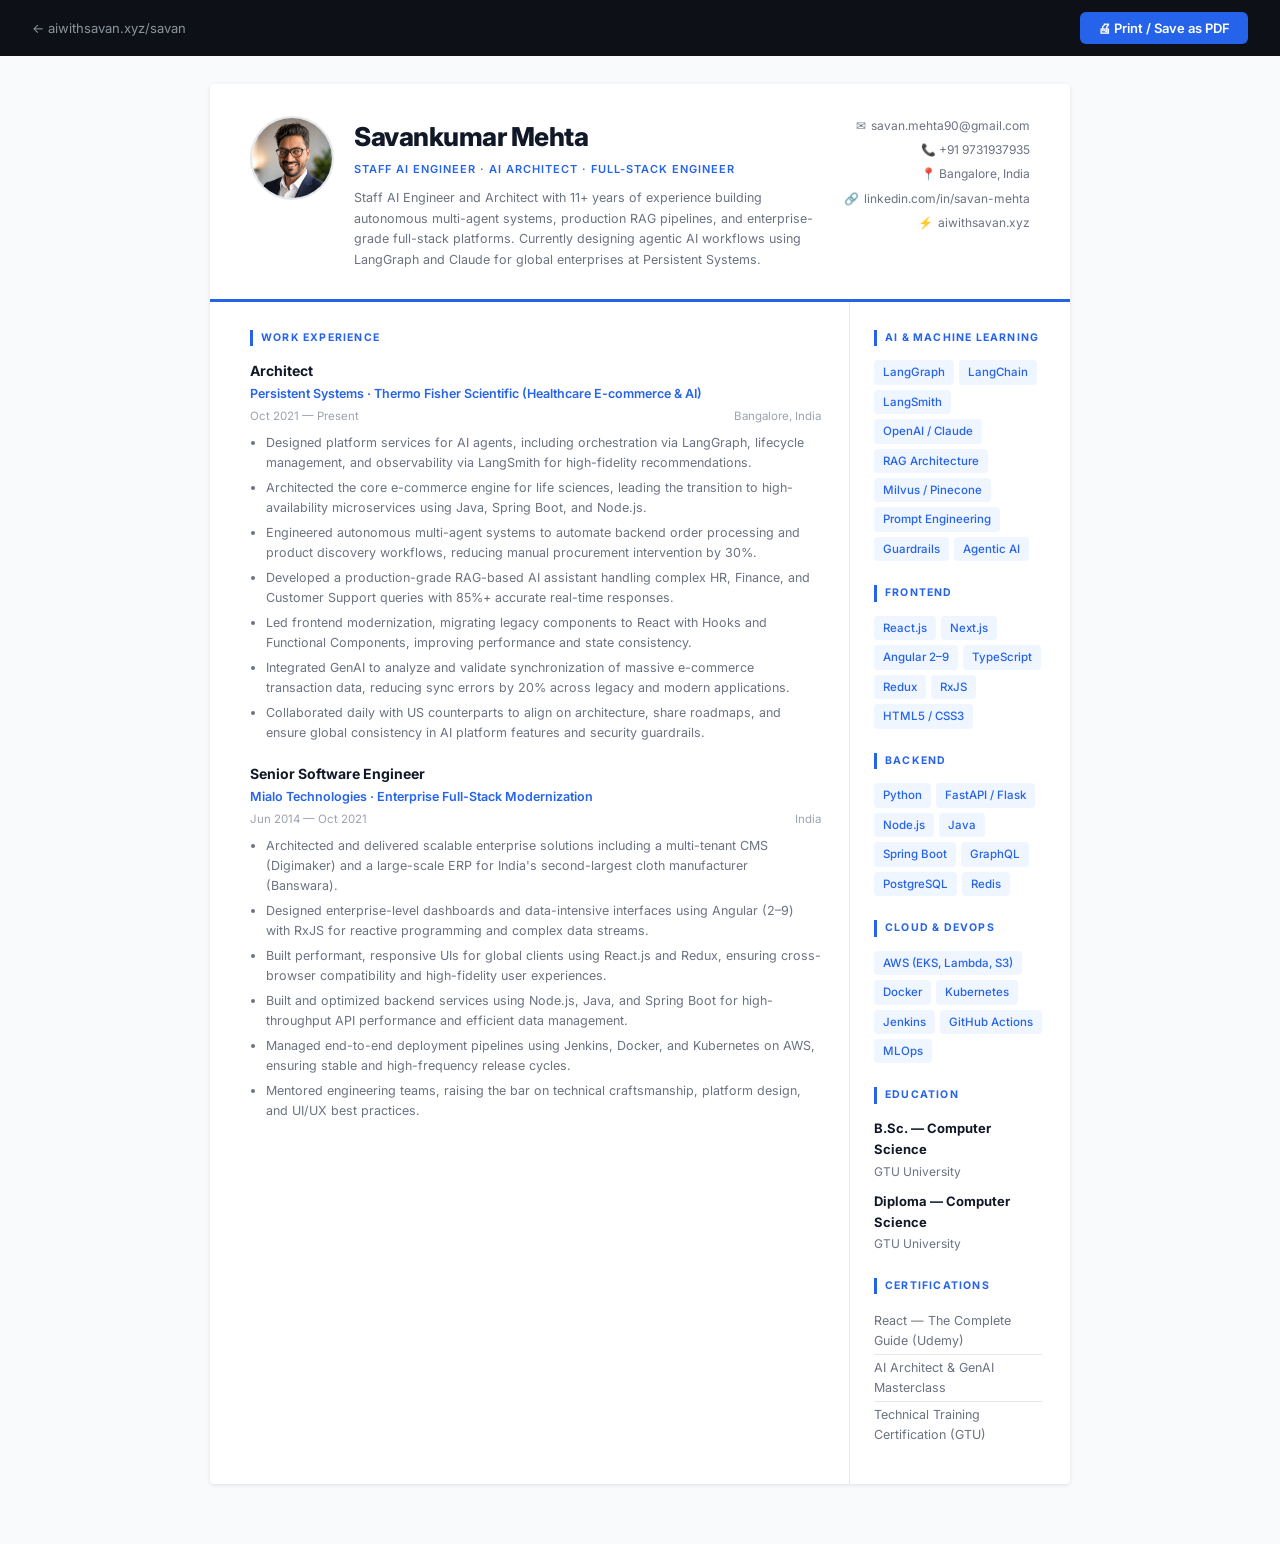
<file: static/savan-resume.html>
<!DOCTYPE html>
<html lang="en">
<head>
  <meta charset="UTF-8" />
  <meta name="viewport" content="width=device-width, initial-scale=1.0" />
  <title>Savan Mehta — Resume</title>
  <link rel="preconnect" href="https://fonts.googleapis.com" />
  <link rel="preconnect" href="https://fonts.gstatic.com" crossorigin />
  <link href="https://fonts.googleapis.com/css2?family=Inter:wght@300;400;500;600;700;800&display=swap" rel="stylesheet" />
  <style>
    *, *::before, *::after { box-sizing: border-box; margin: 0; padding: 0; }

    :root {
      --blue: #2563eb;
      --blue-light: #eff6ff;
      --text: #111827;
      --text2: #6b7280;
      --text3: #9ca3af;
      --border: #e5e7eb;
      --bg: #f9fafb;
    }

    html { background: var(--bg); }
    body {
      font-family: 'Inter', -apple-system, sans-serif;
      color: var(--text);
      font-size: 13.5px;
      line-height: 1.6;
    }

    /* ── Top bar (screen only) ── */
    .topbar {
      background: #0d1117;
      padding: 12px 32px;
      display: flex; align-items: center; justify-content: space-between;
    }
    .topbar-back {
      color: #8b949e; text-decoration: none; font-size: 13px;
      display: flex; align-items: center; gap: 6px;
    }
    .topbar-back:hover { color: #f0f6fc; }
    .print-btn {
      background: #2563eb; color: #fff; border: none;
      padding: 8px 18px; border-radius: 6px; font-size: 13px;
      font-weight: 600; cursor: pointer; font-family: inherit;
      display: flex; align-items: center; gap: 7px;
    }
    .print-btn:hover { background: #1d4ed8; }

    /* ── Resume Paper ── */
    .paper {
      max-width: 860px; margin: 28px auto 60px;
      background: #fff; border-radius: 4px;
      box-shadow: 0 1px 4px rgba(0,0,0,0.1);
      overflow: hidden;
    }

    /* ── Header ── */
    .resume-header {
      padding: 32px 40px 28px;
      display: flex; align-items: flex-start; gap: 20px;
      border-bottom: 3px solid var(--blue);
    }
    .resume-photo {
      width: 84px; height: 84px; border-radius: 50%; flex-shrink: 0;
      object-fit: cover; object-position: center 15%;
      border: 2px solid var(--border);
    }
    .header-center { flex: 1; min-width: 0; }
    .resume-name { font-size: 26px; font-weight: 800; letter-spacing: -0.5px; color: var(--text); }
    .resume-title {
      font-size: 11px; font-weight: 600; letter-spacing: 1px;
      color: var(--blue); margin-top: 3px; text-transform: uppercase;
    }
    .resume-bio {
      font-size: 12.5px; color: var(--text2);
      margin-top: 10px; line-height: 1.65;
    }
    .resume-contact {
      flex-shrink: 0;
      display: flex; flex-direction: column; gap: 5px;
      align-items: flex-end; font-size: 12px; color: var(--text2);
    }
    .resume-contact a { color: var(--text2); text-decoration: none; }
    .resume-contact a:hover { color: var(--blue); }
    .contact-row { display: flex; align-items: center; gap: 5px; }

    /* ── Body grid ── */
    .resume-body {
      display: grid;
      grid-template-columns: 1fr 220px;
      gap: 0;
    }
    .col-main { padding: 28px 28px 36px 40px; border-right: 1px solid var(--border); }
    .col-side { padding: 28px 28px 36px 24px; }

    /* ── Section headers ── */
    .section-head {
      font-size: 10.5px; font-weight: 700; letter-spacing: 1.2px;
      text-transform: uppercase; color: var(--blue);
      border-left: 3px solid var(--blue);
      padding-left: 8px; margin-bottom: 14px; margin-top: 0;
    }
    .section + .section { margin-top: 28px; }

    /* ── Work Experience ── */
    .job { margin-bottom: 20px; }
    .job:last-child { margin-bottom: 0; }
    .job-title { font-size: 14px; font-weight: 700; color: var(--text); }
    .job-company { color: var(--blue); font-weight: 600; font-size: 12.5px; margin-top: 1px; }
    .job-meta {
      display: flex; justify-content: space-between;
      font-size: 11.5px; color: var(--text3); margin: 3px 0 8px;
    }
    .job-bullets { padding-left: 16px; }
    .job-bullets li {
      margin-bottom: 5px; font-size: 12.5px; color: var(--text2);
    }

    /* ── Skills ── */
    .skill-tags { display: flex; flex-wrap: wrap; gap: 5px; }
    .skill-tag {
      background: var(--blue-light); color: var(--blue);
      padding: 3px 9px; border-radius: 4px; font-size: 11.5px;
      font-weight: 500;
    }

    /* ── Education ── */
    .edu-degree { font-weight: 700; font-size: 13px; }
    .edu-school { color: var(--text2); font-size: 12px; margin-top: 2px; }
    .edu-year { color: var(--text3); font-size: 11.5px; }

    /* ── Side sections ── */
    .side-section + .side-section { margin-top: 24px; }
    .side-list { list-style: none; }
    .side-list li {
      font-size: 12.5px; color: var(--text2);
      padding: 3px 0; border-bottom: 1px solid var(--border);
    }
    .side-list li:last-child { border-bottom: none; }
    .side-list li strong { color: var(--text); font-weight: 600; display: block; }

    /* ── Print ── */
    @media print {
      html { background: #fff; }
      .topbar { display: none; }
      .paper {
        margin: 0; box-shadow: none; border-radius: 0;
        max-width: 100%;
      }
    }
    @media (max-width: 640px) {
      .resume-header { flex-wrap: wrap; padding: 20px; gap: 14px; }
      .resume-photo { width: 64px; height: 64px; }
      .header-center { min-width: 0; }
      .resume-contact { width: 100%; align-items: flex-start; margin-top: 4px; }
      .resume-body { grid-template-columns: 1fr; }
      .col-main { border-right: none; border-bottom: 1px solid var(--border); padding: 20px; }
      .col-side { padding: 20px; }
    }
  </style>
</head>
<body>

  <!-- Top bar (hidden on print) -->
  <div class="topbar">
    <a href="/savan" class="topbar-back">← aiwithsavan.xyz/savan</a>
    <button class="print-btn" onclick="window.print()">
      🖨 Print / Save as PDF
    </button>
  </div>

  <div class="paper">

    <!-- Header -->
    <div class="resume-header">
      <img class="resume-photo" src="/static/savan-photo.jpg" alt="Savan Mehta" />
      <div class="header-center">
        <div class="resume-name">Savankumar Mehta</div>
        <div class="resume-title">Staff AI Engineer · AI Architect · Full-Stack Engineer</div>
        <div class="resume-bio">
          Staff AI Engineer and Architect with 11+ years of experience building autonomous multi-agent systems,
          production RAG pipelines, and enterprise-grade full-stack platforms. Currently designing agentic AI
          workflows using LangGraph and Claude for global enterprises at Persistent Systems.
        </div>
      </div>
      <div class="resume-contact">
        <div class="contact-row">✉ <a href="mailto:savan.mehta90@gmail.com">savan.mehta90@gmail.com</a></div>
        <div class="contact-row">📞 +91 9731937935</div>
        <div class="contact-row">📍 Bangalore, India</div>
        <div class="contact-row">🔗 <a href="https://www.linkedin.com/in/savan-mehta-9626613b" target="_blank">linkedin.com/in/savan-mehta</a></div>
        <div class="contact-row">⚡ <a href="https://aiwithsavan.xyz" target="_blank">aiwithsavan.xyz</a></div>
      </div>
    </div>

    <!-- Body -->
    <div class="resume-body">

      <!-- Main column -->
      <div class="col-main">

        <!-- Work Experience -->
        <div class="section">
          <h2 class="section-head">Work Experience</h2>

          <div class="job">
            <div class="job-title">Architect</div>
            <div class="job-company">Persistent Systems · Thermo Fisher Scientific (Healthcare E-commerce &amp; AI)</div>
            <div class="job-meta">
              <span>Oct 2021 — Present</span>
              <span>Bangalore, India</span>
            </div>
            <ul class="job-bullets">
              <li>Designed platform services for AI agents, including orchestration via LangGraph, lifecycle management, and observability via LangSmith for high-fidelity recommendations.</li>
              <li>Architected the core e-commerce engine for life sciences, leading the transition to high-availability microservices using Java, Spring Boot, and Node.js.</li>
              <li>Engineered autonomous multi-agent systems to automate backend order processing and product discovery workflows, reducing manual procurement intervention by 30%.</li>
              <li>Developed a production-grade RAG-based AI assistant handling complex HR, Finance, and Customer Support queries with 85%+ accurate real-time responses.</li>
              <li>Led frontend modernization, migrating legacy components to React with Hooks and Functional Components, improving performance and state consistency.</li>
              <li>Integrated GenAI to analyze and validate synchronization of massive e-commerce transaction data, reducing sync errors by 20% across legacy and modern applications.</li>
              <li>Collaborated daily with US counterparts to align on architecture, share roadmaps, and ensure global consistency in AI platform features and security guardrails.</li>
            </ul>
          </div>

          <div class="job">
            <div class="job-title">Senior Software Engineer</div>
            <div class="job-company">Mialo Technologies · Enterprise Full-Stack Modernization</div>
            <div class="job-meta">
              <span>Jun 2014 — Oct 2021</span>
              <span>India</span>
            </div>
            <ul class="job-bullets">
              <li>Architected and delivered scalable enterprise solutions including a multi-tenant CMS (Digimaker) and a large-scale ERP for India's second-largest cloth manufacturer (Banswara).</li>
              <li>Designed enterprise-level dashboards and data-intensive interfaces using Angular (2–9) with RxJS for reactive programming and complex data streams.</li>
              <li>Built performant, responsive UIs for global clients using React.js and Redux, ensuring cross-browser compatibility and high-fidelity user experiences.</li>
              <li>Built and optimized backend services using Node.js, Java, and Spring Boot for high-throughput API performance and efficient data management.</li>
              <li>Managed end-to-end deployment pipelines using Jenkins, Docker, and Kubernetes on AWS, ensuring stable and high-frequency release cycles.</li>
              <li>Mentored engineering teams, raising the bar on technical craftsmanship, platform design, and UI/UX best practices.</li>
            </ul>
          </div>
        </div>

      </div>

      <!-- Side column -->
      <div class="col-side">

        <div class="side-section">
          <h2 class="section-head">AI &amp; Machine Learning</h2>
          <div class="skill-tags">
            <span class="skill-tag">LangGraph</span>
            <span class="skill-tag">LangChain</span>
            <span class="skill-tag">LangSmith</span>
            <span class="skill-tag">OpenAI / Claude</span>
            <span class="skill-tag">RAG Architecture</span>
            <span class="skill-tag">Milvus / Pinecone</span>
            <span class="skill-tag">Prompt Engineering</span>
            <span class="skill-tag">Guardrails</span>
            <span class="skill-tag">Agentic AI</span>
          </div>
        </div>

        <div class="side-section">
          <h2 class="section-head">Frontend</h2>
          <div class="skill-tags">
            <span class="skill-tag">React.js</span>
            <span class="skill-tag">Next.js</span>
            <span class="skill-tag">Angular 2–9</span>
            <span class="skill-tag">TypeScript</span>
            <span class="skill-tag">Redux</span>
            <span class="skill-tag">RxJS</span>
            <span class="skill-tag">HTML5 / CSS3</span>
          </div>
        </div>

        <div class="side-section">
          <h2 class="section-head">Backend</h2>
          <div class="skill-tags">
            <span class="skill-tag">Python</span>
            <span class="skill-tag">FastAPI / Flask</span>
            <span class="skill-tag">Node.js</span>
            <span class="skill-tag">Java</span>
            <span class="skill-tag">Spring Boot</span>
            <span class="skill-tag">GraphQL</span>
            <span class="skill-tag">PostgreSQL</span>
            <span class="skill-tag">Redis</span>
          </div>
        </div>

        <div class="side-section">
          <h2 class="section-head">Cloud &amp; DevOps</h2>
          <div class="skill-tags">
            <span class="skill-tag">AWS (EKS, Lambda, S3)</span>
            <span class="skill-tag">Docker</span>
            <span class="skill-tag">Kubernetes</span>
            <span class="skill-tag">Jenkins</span>
            <span class="skill-tag">GitHub Actions</span>
            <span class="skill-tag">MLOps</span>
          </div>
        </div>

        <div class="side-section">
          <h2 class="section-head">Education</h2>
          <div class="edu-degree">B.Sc. — Computer Science</div>
          <div class="edu-school">GTU University</div>
          <div class="edu-year" style="margin-bottom:10px"></div>
          <div class="edu-degree">Diploma — Computer Science</div>
          <div class="edu-school">GTU University</div>
        </div>

        <div class="side-section">
          <h2 class="section-head">Certifications</h2>
          <ul class="side-list">
            <li>React — The Complete Guide (Udemy)</li>
            <li>AI Architect &amp; GenAI Masterclass</li>
            <li>Technical Training Certification (GTU)</li>
          </ul>
        </div>

      </div>
    </div>
  </div>

</body>
</html>
</file>
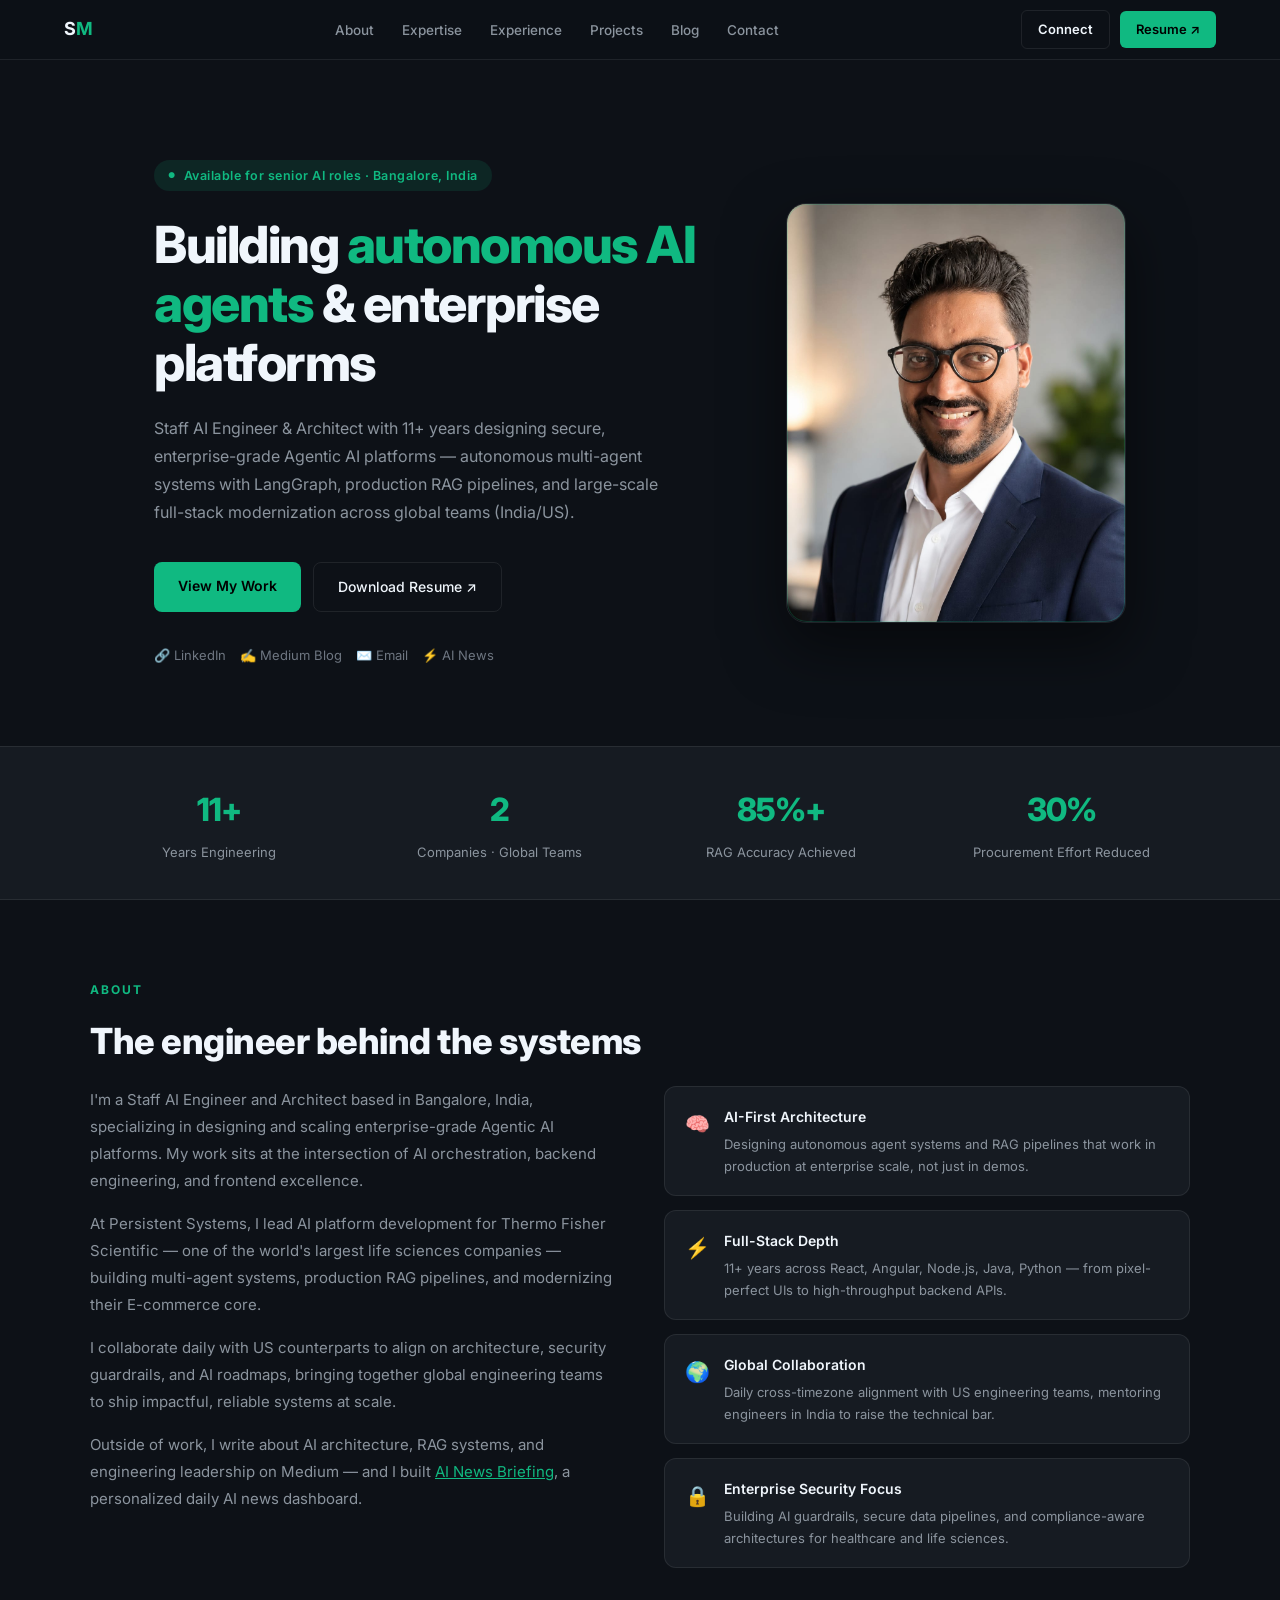
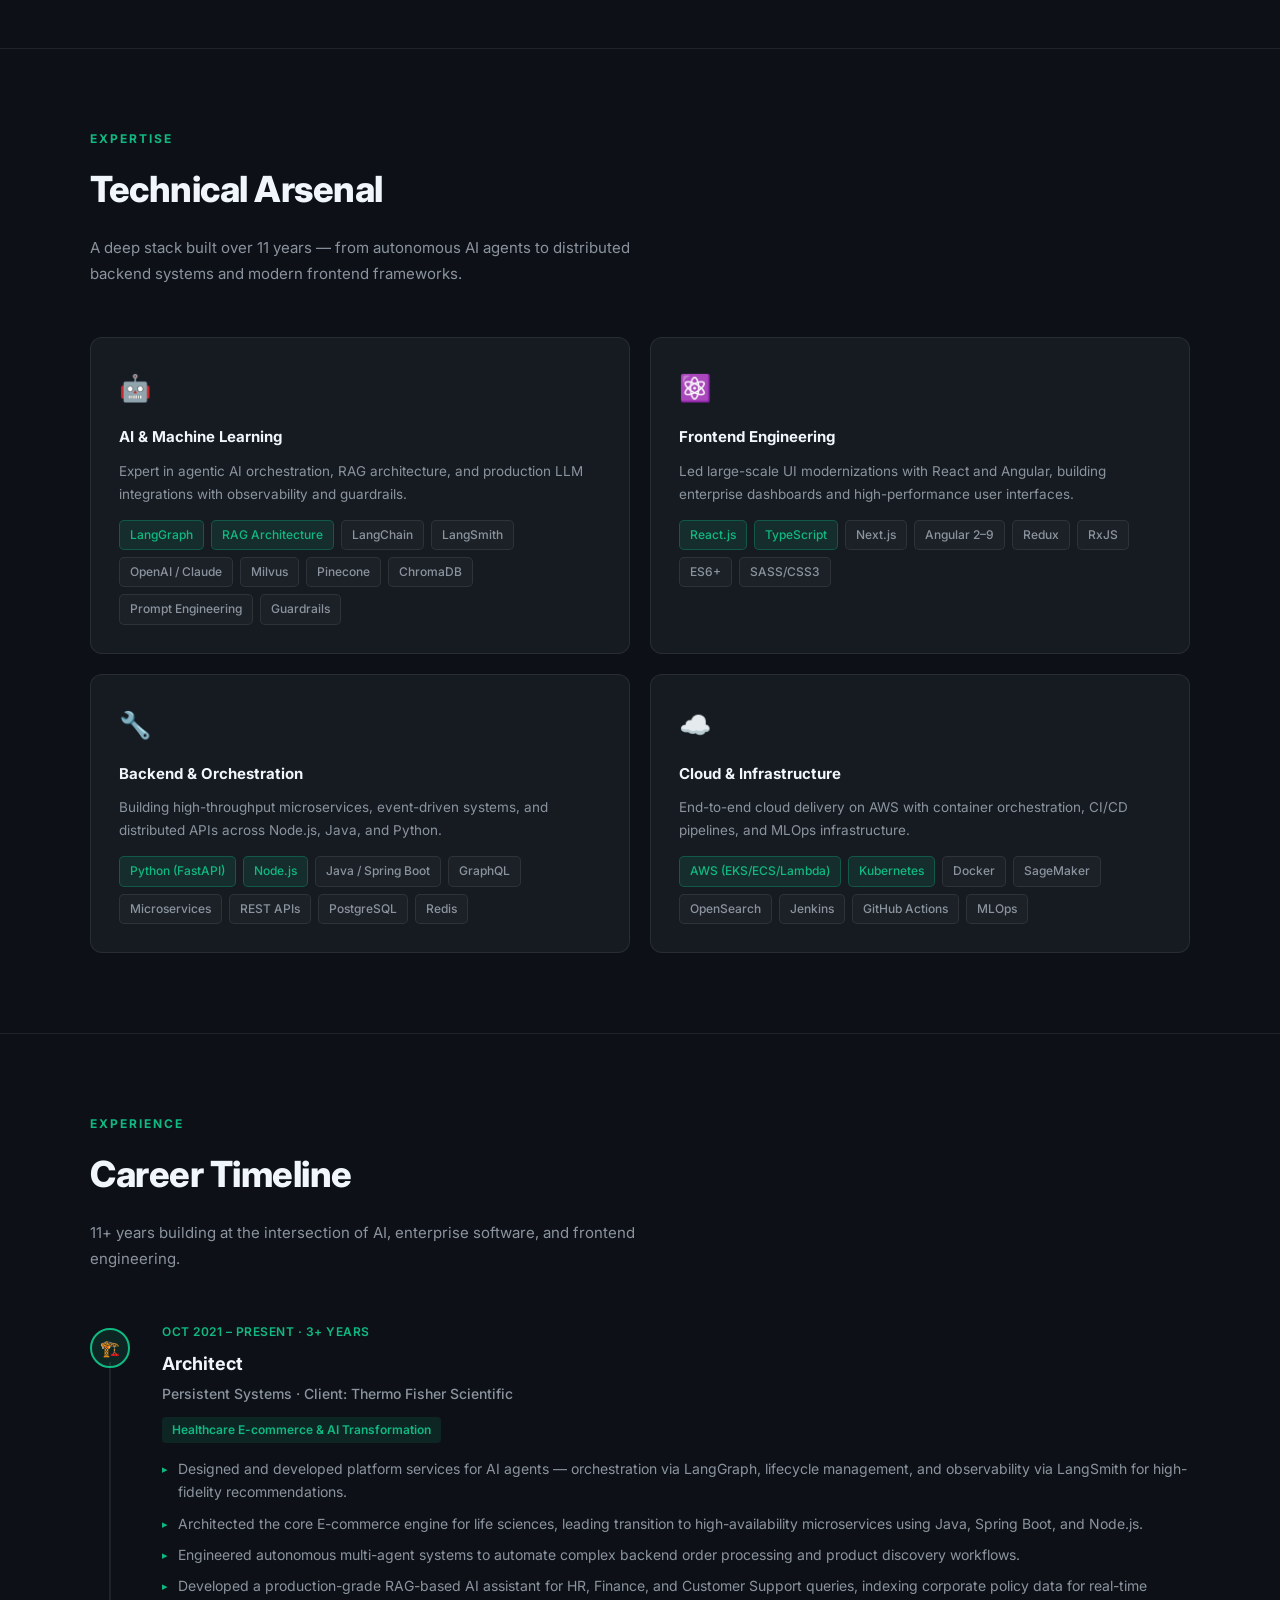
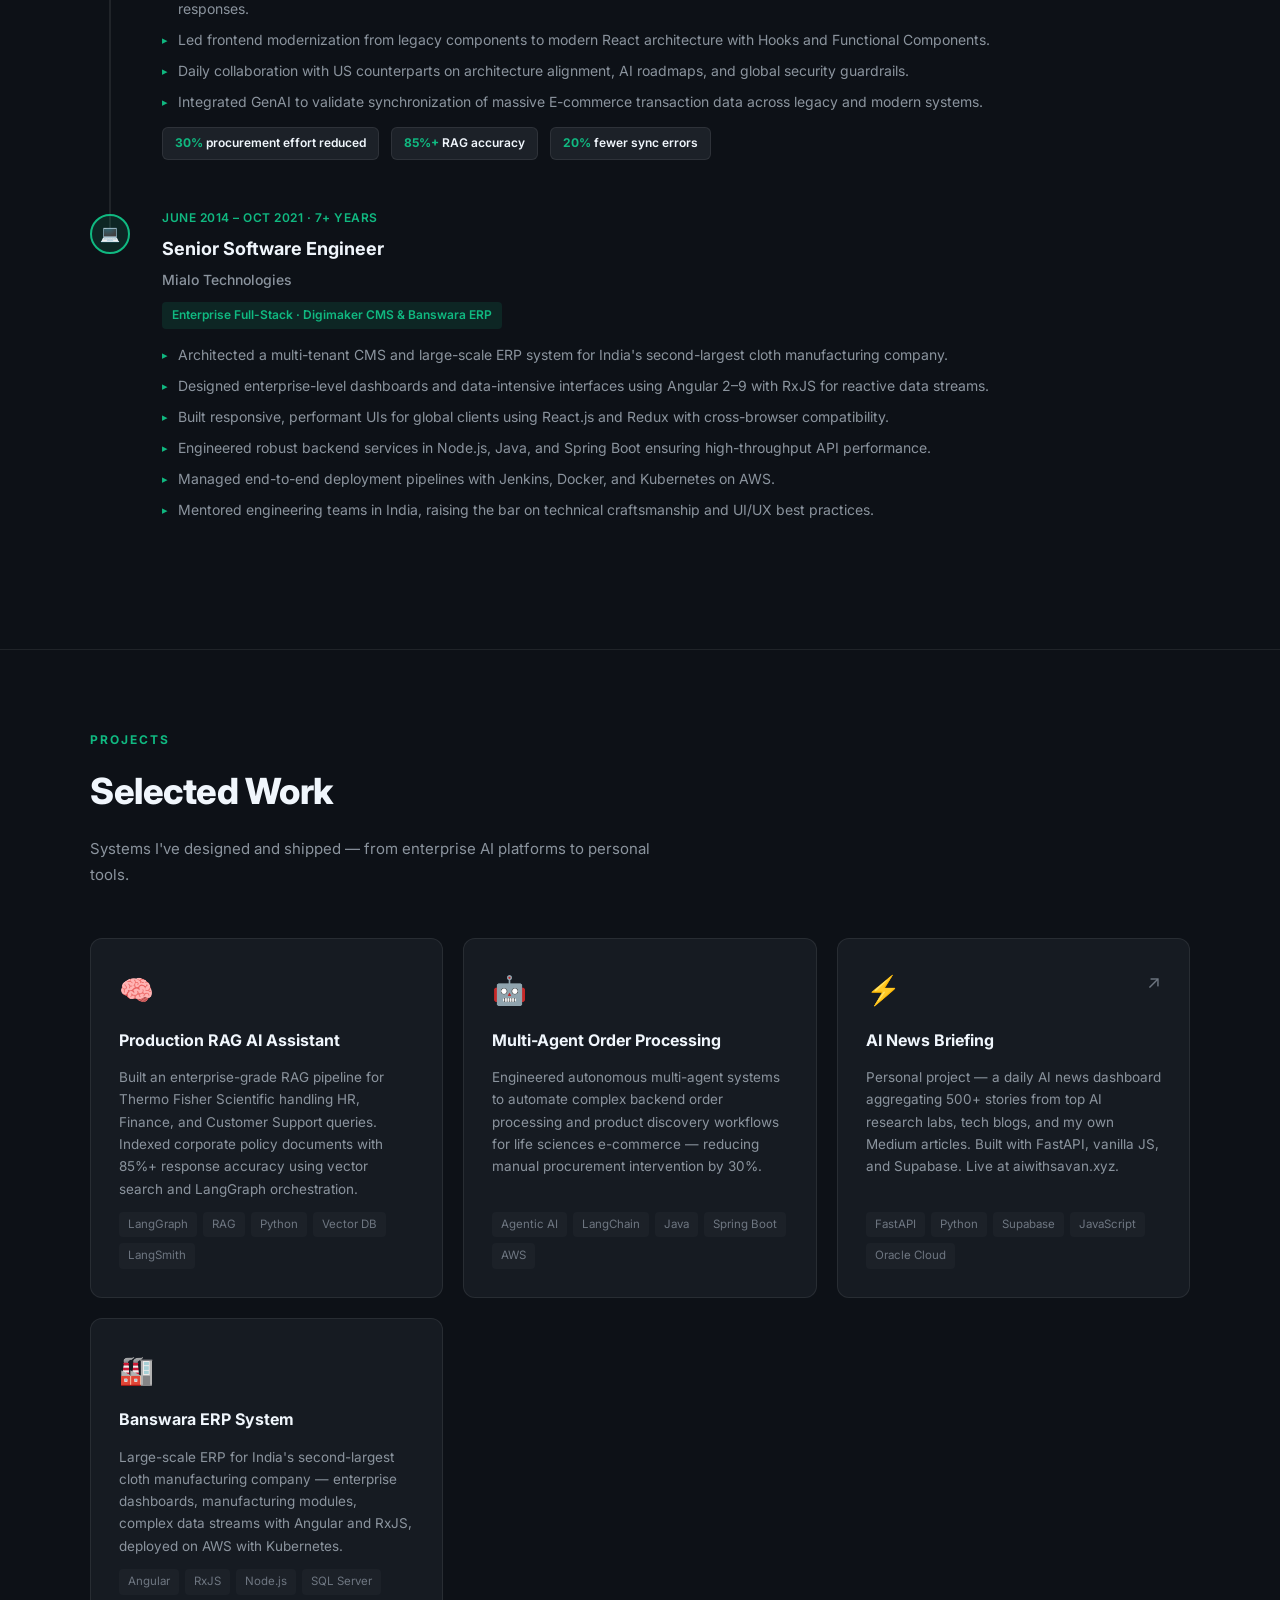
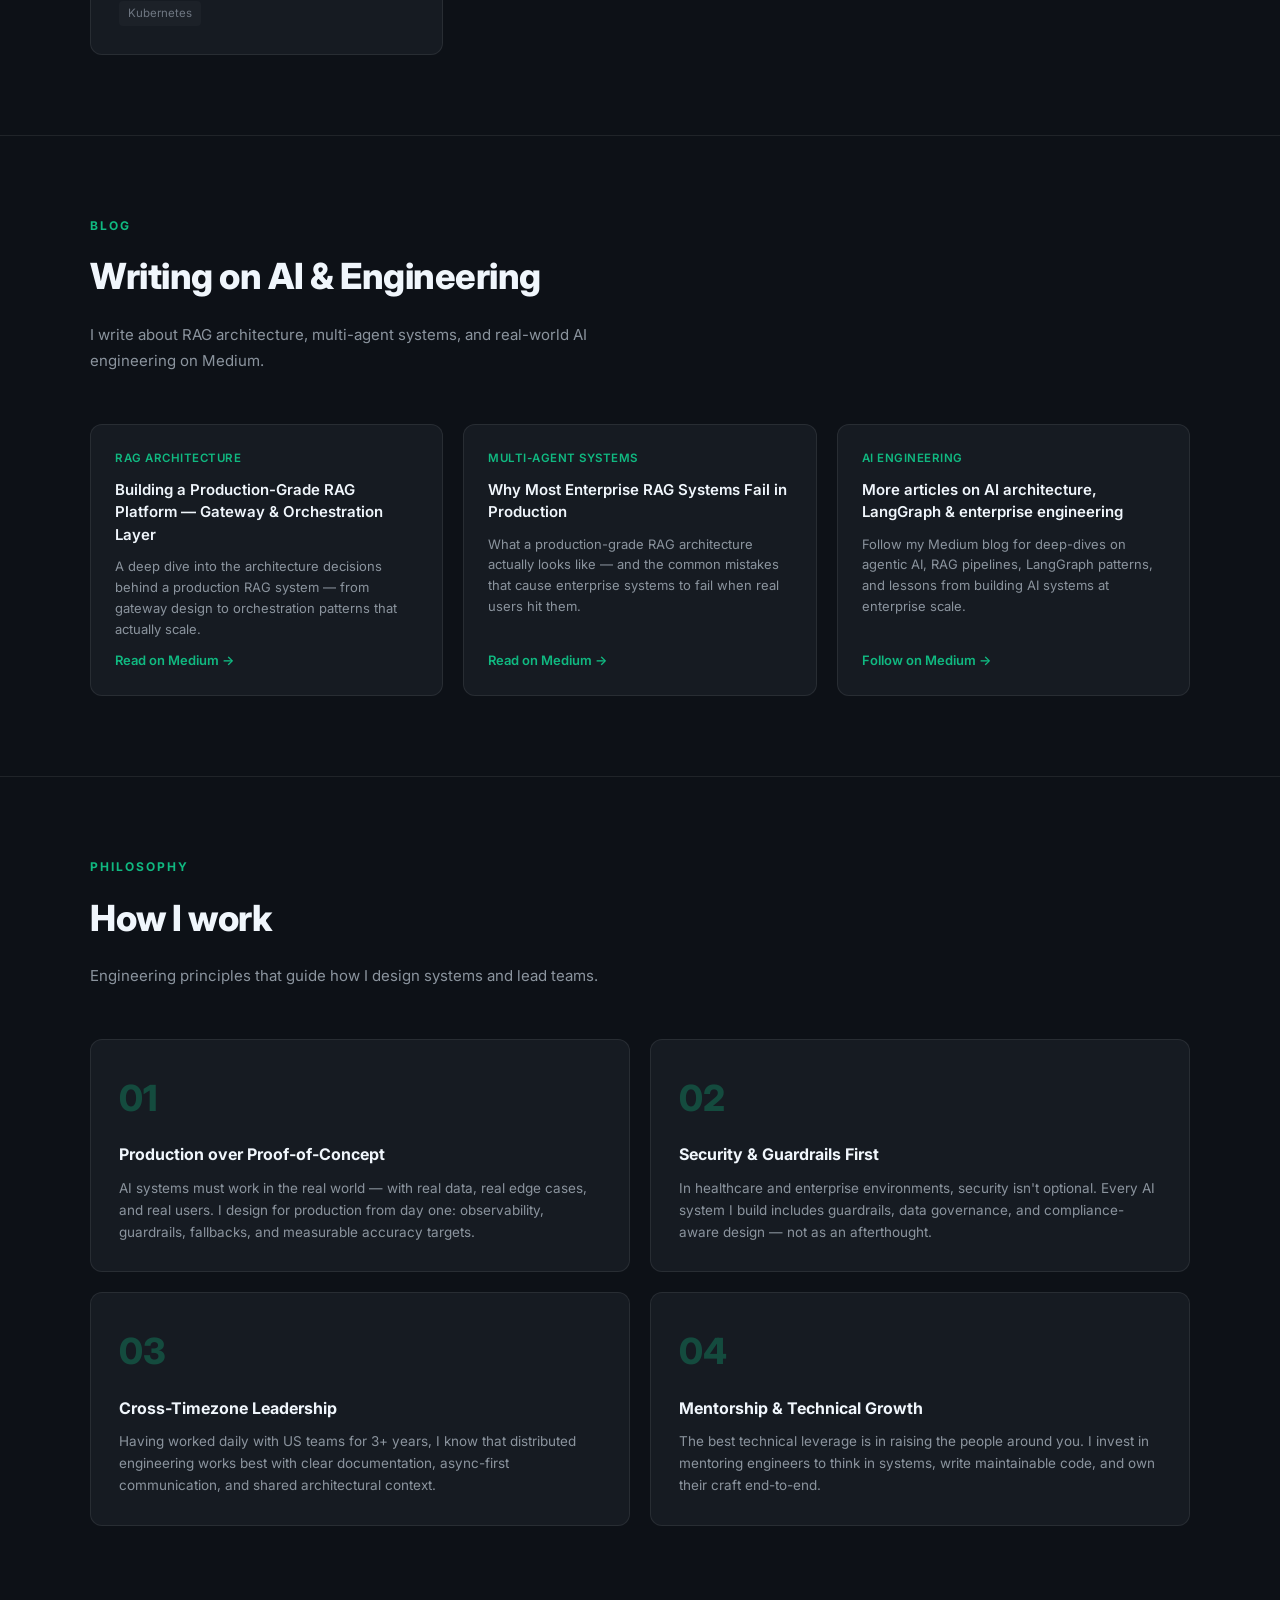
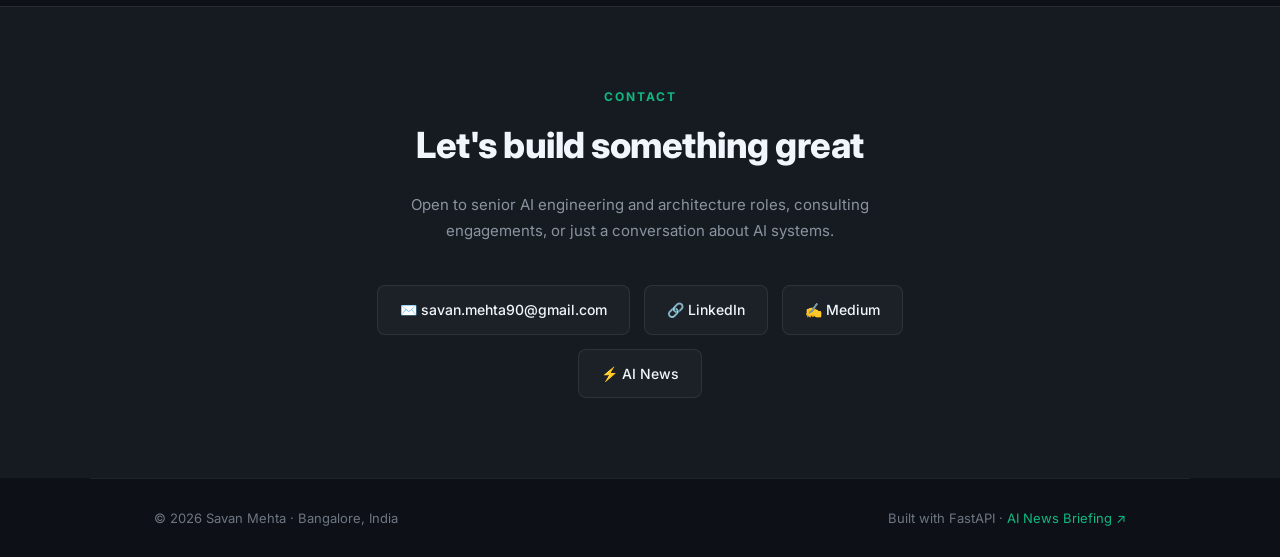
<file: static/savan.html>
<!DOCTYPE html>
<html lang="en">
<head>
  <meta charset="UTF-8" />
  <meta name="viewport" content="width=device-width, initial-scale=1.0" />
  <title>Savan Mehta — Staff AI Engineer & AI Architect</title>
  <meta name="description" content="Staff AI Engineer and Architect with 11+ years building autonomous multi-agent systems, RAG architectures, and enterprise AI platforms." />
  <meta property="og:title" content="Savan Mehta — Staff AI Engineer & AI Architect" />
  <meta property="og:description" content="Building autonomous AI agents and enterprise-grade AI platforms." />
  <meta property="og:url" content="https://aiwithsavan.xyz/savan" />
  <link rel="icon" href="data:image/svg+xml,<svg xmlns='http://www.w3.org/2000/svg' viewBox='0 0 100 100'><text y='.9em' font-size='90'>🤖</text></svg>" />
  <link rel="preconnect" href="https://fonts.googleapis.com" />
  <link rel="preconnect" href="https://fonts.gstatic.com" crossorigin />
  <link href="https://fonts.googleapis.com/css2?family=Inter:wght@300;400;500;600;700;800&display=swap" rel="stylesheet" />
  <style>
    *, *::before, *::after { box-sizing: border-box; margin: 0; padding: 0; }

    :root {
      --bg: #0d1117;
      --bg2: #161b22;
      --bg3: #1c2128;
      --border: rgba(255,255,255,0.08);
      --green: #10b981;
      --green-dim: rgba(16,185,129,0.12);
      --text: #f0f6fc;
      --text2: #8b949e;
      --text3: #6e7681;
      --radius: 12px;
    }

    html { scroll-behavior: smooth; overflow-x: hidden; }
    body {
      font-family: 'Inter', -apple-system, sans-serif;
      background: var(--bg);
      color: var(--text);
      line-height: 1.7;
      font-size: 15px;
      overflow-x: hidden;
    }

    /* ── Nav ── */
    nav {
      position: sticky; top: 0; z-index: 100;
      background: rgba(13,17,23,0.85);
      backdrop-filter: blur(12px);
      border-bottom: 1px solid var(--border);
      padding: 0 5%;
      display: flex; align-items: center; justify-content: space-between;
      height: 60px;
    }
    .nav-logo {
      font-size: 18px; font-weight: 700; color: var(--text);
      text-decoration: none; letter-spacing: -0.5px;
    }
    .nav-logo span { color: var(--green); }
    .nav-links { display: flex; gap: 28px; list-style: none; }
    .nav-links a {
      color: var(--text2); text-decoration: none; font-size: 13.5px;
      font-weight: 500; transition: color 0.2s;
    }
    .nav-links a:hover { color: var(--text); }
    .nav-cta {
      background: var(--green); color: #000; padding: 7px 16px;
      border-radius: 6px; font-size: 13px; font-weight: 600;
      text-decoration: none; transition: opacity 0.2s;
    }
    .nav-cta:hover { opacity: 0.85; }
    .nav-menu-btn { display: none; background: none; border: none; color: var(--text); font-size: 22px; cursor: pointer; }

    /* ── Hero ── */
    .hero {
      padding: 100px 5% 80px;
      max-width: 1100px; margin: 0 auto;
      display: grid; grid-template-columns: 1fr auto; gap: 60px; align-items: center;
    }
    .hero-eyebrow {
      display: inline-flex; align-items: center; gap: 8px;
      background: var(--green-dim); color: var(--green);
      padding: 5px 14px; border-radius: 20px; font-size: 12.5px;
      font-weight: 600; letter-spacing: 0.5px; margin-bottom: 24px;
    }
    .hero-eyebrow::before { content: '●'; font-size: 8px; }
    .hero h1 {
      font-size: clamp(32px, 4vw, 52px);
      font-weight: 800; line-height: 1.15;
      letter-spacing: -1.5px; margin-bottom: 22px;
    }
    .hero h1 em { color: var(--green); font-style: normal; }
    .hero-sub {
      color: var(--text2); font-size: 16px; max-width: 520px;
      margin-bottom: 36px; line-height: 1.75;
    }
    .hero-actions { display: flex; gap: 12px; flex-wrap: wrap; }
    .btn-primary {
      background: var(--green); color: #000; padding: 12px 24px;
      border-radius: 8px; font-weight: 600; font-size: 14px;
      text-decoration: none; transition: opacity 0.2s;
    }
    .btn-primary:hover { opacity: 0.85; }
    .btn-outline {
      background: transparent; color: var(--text);
      border: 1px solid var(--border); padding: 12px 24px;
      border-radius: 8px; font-weight: 500; font-size: 14px;
      text-decoration: none; transition: border-color 0.2s, color 0.2s;
    }
    .btn-outline:hover { border-color: var(--green); color: var(--green); }
    .hero-socials { display: flex; gap: 14px; margin-top: 32px; }
    .hero-socials a {
      color: var(--text3); text-decoration: none; font-size: 13px;
      display: flex; align-items: center; gap: 5px;
      transition: color 0.2s;
    }
    .hero-socials a:hover { color: var(--green); }
    .hero-avatar {
      width: 340px; height: 420px;
      border-radius: 20px;
      overflow: hidden;
      flex-shrink: 0;
      position: relative;
      border: 1px solid var(--border);
      box-shadow: 0 24px 60px rgba(0,0,0,0.5);
    }
    .hero-avatar img {
      width: 100%; height: 100%;
      object-fit: cover; object-position: center 15%;
    }
    .hero-avatar::after {
      content: '';
      position: absolute; inset: 0;
      border-radius: 20px;
      box-shadow: inset 0 0 0 1px rgba(16,185,129,0.2);
    }

    /* ── Stats ── */
    .stats {
      background: var(--bg2); border-top: 1px solid var(--border);
      border-bottom: 1px solid var(--border);
      padding: 36px 5%;
    }
    .stats-inner {
      max-width: 1100px; margin: 0 auto;
      display: grid; grid-template-columns: repeat(4,1fr); gap: 24px;
    }
    .stat { text-align: center; }
    .stat-num { font-size: 32px; font-weight: 800; color: var(--green); letter-spacing: -1px; }
    .stat-label { color: var(--text2); font-size: 13px; margin-top: 4px; }

    /* ── Sections ── */
    section { padding: 80px 5%; }
    .section-inner { max-width: 1100px; margin: 0 auto; }
    .section-tag {
      color: var(--green); font-size: 12px; font-weight: 700;
      letter-spacing: 2px; text-transform: uppercase; margin-bottom: 10px;
    }
    .section-title {
      font-size: clamp(24px, 3vw, 36px); font-weight: 800;
      letter-spacing: -0.5px; margin-bottom: 14px;
    }
    .section-sub { color: var(--text2); max-width: 560px; margin-bottom: 50px; line-height: 1.75; }

    /* ── About ── */
    .about-grid {
      display: grid; grid-template-columns: 1fr 1fr; gap: 48px; align-items: start;
    }
    .about-text p { color: var(--text2); margin-bottom: 16px; line-height: 1.8; }
    .about-highlights { display: flex; flex-direction: column; gap: 14px; }
    .highlight-item {
      background: var(--bg2); border: 1px solid var(--border);
      border-radius: var(--radius); padding: 18px 20px;
      display: flex; gap: 14px; align-items: flex-start;
    }
    .highlight-icon { font-size: 20px; flex-shrink: 0; margin-top: 2px; }
    .highlight-title { font-weight: 600; font-size: 14px; margin-bottom: 4px; }
    .highlight-desc { color: var(--text2); font-size: 13px; }

    /* ── Skills ── */
    .skills-grid { display: grid; grid-template-columns: repeat(2, 1fr); gap: 20px; }
    .skill-card {
      background: var(--bg2); border: 1px solid var(--border);
      border-radius: var(--radius); padding: 28px;
      transition: border-color 0.2s;
    }
    .skill-card:hover { border-color: var(--green); }
    .skill-card-icon { font-size: 26px; margin-bottom: 14px; }
    .skill-card-title { font-weight: 700; font-size: 15px; margin-bottom: 10px; color: var(--text); }
    .skill-tags { display: flex; flex-wrap: wrap; gap: 7px; margin-top: 14px; }
    .skill-tag {
      background: var(--bg3); border: 1px solid var(--border);
      color: var(--text2); padding: 4px 10px; border-radius: 5px;
      font-size: 12px; font-weight: 500;
    }
    .skill-tag.green { background: var(--green-dim); border-color: rgba(16,185,129,0.3); color: var(--green); }

    /* ── Experience ── */
    .experience-list { display: flex; flex-direction: column; gap: 0; }
    .exp-item {
      display: grid; grid-template-columns: auto 1fr;
      gap: 0 32px; position: relative;
    }
    .exp-item:not(:last-child)::after {
      content: ''; position: absolute; left: 19px; top: 40px;
      width: 2px; height: calc(100% - 10px);
      background: var(--border);
    }
    .exp-dot-col { display: flex; flex-direction: column; align-items: center; padding-top: 6px; }
    .exp-dot {
      width: 40px; height: 40px; border-radius: 50%;
      background: var(--green-dim); border: 2px solid var(--green);
      display: flex; align-items: center; justify-content: center;
      font-size: 16px; flex-shrink: 0; z-index: 1;
    }
    .exp-content { padding: 0 0 48px 0; }
    .exp-period {
      color: var(--green); font-size: 12px; font-weight: 600;
      letter-spacing: 0.5px; margin-bottom: 6px;
    }
    .exp-role { font-size: 18px; font-weight: 700; margin-bottom: 3px; }
    .exp-company { color: var(--text2); font-size: 14px; margin-bottom: 10px; font-weight: 500; }
    .exp-project {
      background: var(--green-dim); color: var(--green);
      display: inline-block; padding: 3px 10px; border-radius: 4px;
      font-size: 12px; font-weight: 600; margin-bottom: 14px;
    }
    .exp-bullets { list-style: none; display: flex; flex-direction: column; gap: 8px; }
    .exp-bullets li {
      color: var(--text2); font-size: 14px; line-height: 1.65;
      padding-left: 16px; position: relative;
    }
    .exp-bullets li::before {
      content: '▸'; position: absolute; left: 0; color: var(--green); font-size: 11px; top: 3px;
    }
    .exp-impact {
      display: flex; gap: 12px; flex-wrap: wrap; margin-top: 14px;
    }
    .impact-badge {
      background: var(--bg3); border: 1px solid var(--border);
      padding: 5px 12px; border-radius: 6px;
      font-size: 12px; font-weight: 600; color: var(--text);
    }
    .impact-badge strong { color: var(--green); }

    /* ── Projects ── */
    .projects-grid { display: grid; grid-template-columns: repeat(auto-fill, minmax(320px, 1fr)); gap: 20px; }
    .project-card {
      background: var(--bg2); border: 1px solid var(--border);
      border-radius: var(--radius); padding: 28px;
      display: flex; flex-direction: column; gap: 12px;
      transition: border-color 0.2s, transform 0.2s;
    }
    .project-card:hover { border-color: var(--green); transform: translateY(-2px); }
    .project-card-top { display: flex; justify-content: space-between; align-items: flex-start; }
    .project-icon { font-size: 28px; }
    .project-link {
      color: var(--text3); text-decoration: none; font-size: 18px;
      transition: color 0.2s;
    }
    .project-link:hover { color: var(--green); }
    .project-title { font-size: 16px; font-weight: 700; }
    .project-desc { color: var(--text2); font-size: 13.5px; line-height: 1.65; flex: 1; }
    .project-tags { display: flex; flex-wrap: wrap; gap: 6px; }
    .project-tag {
      background: var(--bg3); color: var(--text3);
      padding: 3px 9px; border-radius: 4px; font-size: 11.5px;
    }

    /* ── Blog ── */
    .blog-grid { display: grid; grid-template-columns: repeat(auto-fill, minmax(320px,1fr)); gap: 20px; }
    .blog-card {
      background: var(--bg2); border: 1px solid var(--border);
      border-radius: var(--radius); padding: 24px;
      text-decoration: none; color: inherit;
      transition: border-color 0.2s;
      display: flex; flex-direction: column; gap: 10px;
    }
    .blog-card:hover { border-color: var(--green); }
    .blog-tag { color: var(--green); font-size: 11.5px; font-weight: 600; letter-spacing: 0.5px; }
    .blog-title { font-size: 15px; font-weight: 600; line-height: 1.5; }
    .blog-desc { color: var(--text2); font-size: 13px; line-height: 1.6; }
    .blog-cta-link { color: var(--green); font-size: 13px; font-weight: 600; margin-top: auto; }

    /* ── Leadership ── */
    .leadership-grid { display: grid; grid-template-columns: repeat(2,1fr); gap: 20px; }
    .leadership-card {
      background: var(--bg2); border: 1px solid var(--border);
      border-radius: var(--radius); padding: 28px;
    }
    .leadership-num { font-size: 36px; font-weight: 800; color: var(--green); opacity: 0.3; margin-bottom: 12px; }
    .leadership-title { font-size: 16px; font-weight: 700; margin-bottom: 8px; }
    .leadership-desc { color: var(--text2); font-size: 13.5px; line-height: 1.65; }

    /* ── Contact ── */
    .contact-section { background: var(--bg2); border-top: 1px solid var(--border); }
    .contact-inner {
      max-width: 700px; margin: 0 auto; text-align: center;
      padding: 80px 5%;
    }
    .contact-inner .section-title { font-size: 36px; }
    .contact-inner .section-sub { margin: 16px auto 40px; }
    .contact-links { display: flex; gap: 14px; justify-content: center; flex-wrap: wrap; }
    .contact-link {
      display: flex; align-items: center; gap: 8px;
      background: var(--bg3); border: 1px solid var(--border);
      color: var(--text); text-decoration: none;
      padding: 12px 22px; border-radius: 8px; font-size: 14px;
      font-weight: 500; transition: border-color 0.2s, color 0.2s;
    }
    .contact-link:hover { border-color: var(--green); color: var(--green); }

    /* ── Footer ── */
    footer {
      border-top: 1px solid var(--border);
      padding: 28px 5%;
      display: flex; align-items: center; justify-content: space-between;
      max-width: 1100px; margin: 0 auto;
    }
    footer p { color: var(--text3); font-size: 13px; }
    footer a { color: var(--green); text-decoration: none; }

    /* ── Divider ── */
    .divider { border: none; border-top: 1px solid var(--border); }

    /* ── Responsive ── */
    @media (max-width: 900px) {
      .hero { grid-template-columns: 1fr; gap: 40px; padding: 60px 5%; }
      .hero-avatar { width: 200px; height: 250px; order: -1; border-radius: 16px; margin: 0 auto; }
      .stats-inner { grid-template-columns: repeat(2,1fr); }
      .about-grid { grid-template-columns: 1fr; }
      .skills-grid { grid-template-columns: 1fr; }
      .leadership-grid { grid-template-columns: 1fr; }
      .nav-links { display: none; }
      .nav-menu-btn { display: block; }
    }
    @media (max-width: 600px) {
      .stats-inner { grid-template-columns: repeat(2,1fr); }
      section { padding: 60px 5%; }
      footer { flex-direction: column; gap: 10px; text-align: center; }
    }
  </style>
</head>
<body>

  <!-- NAV -->
  <nav>
    <a href="/savan" class="nav-logo">S<span>M</span></a>
    <ul class="nav-links">
      <li><a href="#about">About</a></li>
      <li><a href="#skills">Expertise</a></li>
      <li><a href="#experience">Experience</a></li>
      <li><a href="#projects">Projects</a></li>
      <li><a href="#blog">Blog</a></li>
      <li><a href="#contact">Contact</a></li>
    </ul>
    <div style="display:flex;gap:10px;align-items:center;">
      <a href="https://www.linkedin.com/in/savankumar-mehta-9626613b" target="_blank" class="nav-cta" style="background:transparent;color:var(--text);border:1px solid var(--border);">Connect</a>
      <a href="/savan/resume" class="nav-cta">Resume ↗</a>
    </div>
    <button class="nav-menu-btn" onclick="document.querySelector('.nav-links').style.display = document.querySelector('.nav-links').style.display === 'flex' ? 'none' : 'flex'; document.querySelector('.nav-links').style.flexDirection='column'; document.querySelector('.nav-links').style.position='absolute'; document.querySelector('.nav-links').style.top='60px'; document.querySelector('.nav-links').style.left='0'; document.querySelector('.nav-links').style.right='0'; document.querySelector('.nav-links').style.background='#161b22'; document.querySelector('.nav-links').style.padding='20px'; document.querySelector('.nav-links').style.borderBottom='1px solid rgba(255,255,255,0.08)';">☰</button>
  </nav>

  <!-- HERO -->
  <div class="hero">
    <div class="hero-text">
      <div class="hero-eyebrow">Available for senior AI roles · Bangalore, India</div>
      <h1>Building <em>autonomous AI agents</em> &amp; enterprise platforms</h1>
      <p class="hero-sub">Staff AI Engineer &amp; Architect with 11+ years designing secure, enterprise-grade Agentic AI platforms — autonomous multi-agent systems with LangGraph, production RAG pipelines, and large-scale full-stack modernization across global teams (India/US).</p>
      <div class="hero-actions">
        <a href="#experience" class="btn-primary">View My Work</a>
        <a href="https://www.linkedin.com/in/savankumar-mehta-9626613b" target="_blank" class="btn-outline">Download Resume ↗</a>
      </div>
      <div class="hero-socials">
        <a href="https://www.linkedin.com/in/savankumar-mehta-9626613b" target="_blank">🔗 LinkedIn</a>
        <a href="https://medium.com/@savan.mehta90" target="_blank">✍️ Medium Blog</a>
        <a href="mailto:savan.mehta90@gmail.com">✉️ Email</a>
        <a href="/">⚡ AI News</a>
      </div>
    </div>
    <div class="hero-avatar"><img src="/static/savan-photo.jpg" alt="Savan Mehta" /></div>
  </div>

  <!-- STATS -->
  <div class="stats">
    <div class="stats-inner">
      <div class="stat">
        <div class="stat-num">11+</div>
        <div class="stat-label">Years Engineering</div>
      </div>
      <div class="stat">
        <div class="stat-num">2</div>
        <div class="stat-label">Companies · Global Teams</div>
      </div>
      <div class="stat">
        <div class="stat-num">85%+</div>
        <div class="stat-label">RAG Accuracy Achieved</div>
      </div>
      <div class="stat">
        <div class="stat-num">30%</div>
        <div class="stat-label">Procurement Effort Reduced</div>
      </div>
    </div>
  </div>

  <!-- ABOUT -->
  <section id="about">
    <div class="section-inner">
      <div class="section-tag">About</div>
      <h2 class="section-title">The engineer behind the systems</h2>
      <div class="about-grid">
        <div class="about-text">
          <p>I'm a Staff AI Engineer and Architect based in Bangalore, India, specializing in designing and scaling enterprise-grade Agentic AI platforms. My work sits at the intersection of AI orchestration, backend engineering, and frontend excellence.</p>
          <p>At Persistent Systems, I lead AI platform development for Thermo Fisher Scientific — one of the world's largest life sciences companies — building multi-agent systems, production RAG pipelines, and modernizing their E-commerce core.</p>
          <p>I collaborate daily with US counterparts to align on architecture, security guardrails, and AI roadmaps, bringing together global engineering teams to ship impactful, reliable systems at scale.</p>
          <p style="color: var(--text2);">Outside of work, I write about AI architecture, RAG systems, and engineering leadership on Medium — and I built <a href="/" style="color: var(--green);">AI News Briefing</a>, a personalized daily AI news dashboard.</p>
        </div>
        <div class="about-highlights">
          <div class="highlight-item">
            <div class="highlight-icon">🧠</div>
            <div>
              <div class="highlight-title">AI-First Architecture</div>
              <div class="highlight-desc">Designing autonomous agent systems and RAG pipelines that work in production at enterprise scale, not just in demos.</div>
            </div>
          </div>
          <div class="highlight-item">
            <div class="highlight-icon">⚡</div>
            <div>
              <div class="highlight-title">Full-Stack Depth</div>
              <div class="highlight-desc">11+ years across React, Angular, Node.js, Java, Python — from pixel-perfect UIs to high-throughput backend APIs.</div>
            </div>
          </div>
          <div class="highlight-item">
            <div class="highlight-icon">🌍</div>
            <div>
              <div class="highlight-title">Global Collaboration</div>
              <div class="highlight-desc">Daily cross-timezone alignment with US engineering teams, mentoring engineers in India to raise the technical bar.</div>
            </div>
          </div>
          <div class="highlight-item">
            <div class="highlight-icon">🔒</div>
            <div>
              <div class="highlight-title">Enterprise Security Focus</div>
              <div class="highlight-desc">Building AI guardrails, secure data pipelines, and compliance-aware architectures for healthcare and life sciences.</div>
            </div>
          </div>
        </div>
      </div>
    </div>
  </section>

  <hr class="divider" />

  <!-- SKILLS -->
  <section id="skills">
    <div class="section-inner">
      <div class="section-tag">Expertise</div>
      <h2 class="section-title">Technical Arsenal</h2>
      <p class="section-sub">A deep stack built over 11 years — from autonomous AI agents to distributed backend systems and modern frontend frameworks.</p>
      <div class="skills-grid">
        <div class="skill-card">
          <div class="skill-card-icon">🤖</div>
          <div class="skill-card-title">AI &amp; Machine Learning</div>
          <p style="color:var(--text2);font-size:13.5px;">Expert in agentic AI orchestration, RAG architecture, and production LLM integrations with observability and guardrails.</p>
          <div class="skill-tags">
            <span class="skill-tag green">LangGraph</span>
            <span class="skill-tag green">RAG Architecture</span>
            <span class="skill-tag">LangChain</span>
            <span class="skill-tag">LangSmith</span>
            <span class="skill-tag">OpenAI / Claude</span>
            <span class="skill-tag">Milvus</span>
            <span class="skill-tag">Pinecone</span>
            <span class="skill-tag">ChromaDB</span>
            <span class="skill-tag">Prompt Engineering</span>
            <span class="skill-tag">Guardrails</span>
          </div>
        </div>
        <div class="skill-card">
          <div class="skill-card-icon">⚛️</div>
          <div class="skill-card-title">Frontend Engineering</div>
          <p style="color:var(--text2);font-size:13.5px;">Led large-scale UI modernizations with React and Angular, building enterprise dashboards and high-performance user interfaces.</p>
          <div class="skill-tags">
            <span class="skill-tag green">React.js</span>
            <span class="skill-tag green">TypeScript</span>
            <span class="skill-tag">Next.js</span>
            <span class="skill-tag">Angular 2–9</span>
            <span class="skill-tag">Redux</span>
            <span class="skill-tag">RxJS</span>
            <span class="skill-tag">ES6+</span>
            <span class="skill-tag">SASS/CSS3</span>
          </div>
        </div>
        <div class="skill-card">
          <div class="skill-card-icon">🔧</div>
          <div class="skill-card-title">Backend &amp; Orchestration</div>
          <p style="color:var(--text2);font-size:13.5px;">Building high-throughput microservices, event-driven systems, and distributed APIs across Node.js, Java, and Python.</p>
          <div class="skill-tags">
            <span class="skill-tag green">Python (FastAPI)</span>
            <span class="skill-tag green">Node.js</span>
            <span class="skill-tag">Java / Spring Boot</span>
            <span class="skill-tag">GraphQL</span>
            <span class="skill-tag">Microservices</span>
            <span class="skill-tag">REST APIs</span>
            <span class="skill-tag">PostgreSQL</span>
            <span class="skill-tag">Redis</span>
          </div>
        </div>
        <div class="skill-card">
          <div class="skill-card-icon">☁️</div>
          <div class="skill-card-title">Cloud &amp; Infrastructure</div>
          <p style="color:var(--text2);font-size:13.5px;">End-to-end cloud delivery on AWS with container orchestration, CI/CD pipelines, and MLOps infrastructure.</p>
          <div class="skill-tags">
            <span class="skill-tag green">AWS (EKS/ECS/Lambda)</span>
            <span class="skill-tag green">Kubernetes</span>
            <span class="skill-tag">Docker</span>
            <span class="skill-tag">SageMaker</span>
            <span class="skill-tag">OpenSearch</span>
            <span class="skill-tag">Jenkins</span>
            <span class="skill-tag">GitHub Actions</span>
            <span class="skill-tag">MLOps</span>
          </div>
        </div>
      </div>
    </div>
  </section>

  <hr class="divider" />

  <!-- EXPERIENCE -->
  <section id="experience">
    <div class="section-inner">
      <div class="section-tag">Experience</div>
      <h2 class="section-title">Career Timeline</h2>
      <p class="section-sub">11+ years building at the intersection of AI, enterprise software, and frontend engineering.</p>
      <div class="experience-list">

        <div class="exp-item">
          <div class="exp-dot-col">
            <div class="exp-dot">🏗️</div>
          </div>
          <div class="exp-content">
            <div class="exp-period">OCT 2021 – PRESENT · 3+ YEARS</div>
            <div class="exp-role">Architect</div>
            <div class="exp-company">Persistent Systems · Client: Thermo Fisher Scientific</div>
            <div class="exp-project">Healthcare E-commerce &amp; AI Transformation</div>
            <ul class="exp-bullets">
              <li>Designed and developed platform services for AI agents — orchestration via LangGraph, lifecycle management, and observability via LangSmith for high-fidelity recommendations.</li>
              <li>Architected the core E-commerce engine for life sciences, leading transition to high-availability microservices using Java, Spring Boot, and Node.js.</li>
              <li>Engineered autonomous multi-agent systems to automate complex backend order processing and product discovery workflows.</li>
              <li>Developed a production-grade RAG-based AI assistant for HR, Finance, and Customer Support queries, indexing corporate policy data for real-time responses.</li>
              <li>Led frontend modernization from legacy components to modern React architecture with Hooks and Functional Components.</li>
              <li>Daily collaboration with US counterparts on architecture alignment, AI roadmaps, and global security guardrails.</li>
              <li>Integrated GenAI to validate synchronization of massive E-commerce transaction data across legacy and modern systems.</li>
            </ul>
            <div class="exp-impact">
              <div class="impact-badge"><strong>30%</strong> procurement effort reduced</div>
              <div class="impact-badge"><strong>85%+</strong> RAG accuracy</div>
              <div class="impact-badge"><strong>20%</strong> fewer sync errors</div>
            </div>
          </div>
        </div>

        <div class="exp-item">
          <div class="exp-dot-col">
            <div class="exp-dot">💻</div>
          </div>
          <div class="exp-content">
            <div class="exp-period">JUNE 2014 – OCT 2021 · 7+ YEARS</div>
            <div class="exp-role">Senior Software Engineer</div>
            <div class="exp-company">Mialo Technologies</div>
            <div class="exp-project">Enterprise Full-Stack · Digimaker CMS &amp; Banswara ERP</div>
            <ul class="exp-bullets">
              <li>Architected a multi-tenant CMS and large-scale ERP system for India's second-largest cloth manufacturing company.</li>
              <li>Designed enterprise-level dashboards and data-intensive interfaces using Angular 2–9 with RxJS for reactive data streams.</li>
              <li>Built responsive, performant UIs for global clients using React.js and Redux with cross-browser compatibility.</li>
              <li>Engineered robust backend services in Node.js, Java, and Spring Boot ensuring high-throughput API performance.</li>
              <li>Managed end-to-end deployment pipelines with Jenkins, Docker, and Kubernetes on AWS.</li>
              <li>Mentored engineering teams in India, raising the bar on technical craftsmanship and UI/UX best practices.</li>
            </ul>
          </div>
        </div>

      </div>
    </div>
  </section>

  <hr class="divider" />

  <!-- PROJECTS -->
  <section id="projects">
    <div class="section-inner">
      <div class="section-tag">Projects</div>
      <h2 class="section-title">Selected Work</h2>
      <p class="section-sub">Systems I've designed and shipped — from enterprise AI platforms to personal tools.</p>
      <div class="projects-grid">

        <div class="project-card">
          <div class="project-card-top">
            <div class="project-icon">🧠</div>
          </div>
          <div class="project-title">Production RAG AI Assistant</div>
          <div class="project-desc">Built an enterprise-grade RAG pipeline for Thermo Fisher Scientific handling HR, Finance, and Customer Support queries. Indexed corporate policy documents with 85%+ response accuracy using vector search and LangGraph orchestration.</div>
          <div class="project-tags">
            <span class="project-tag">LangGraph</span>
            <span class="project-tag">RAG</span>
            <span class="project-tag">Python</span>
            <span class="project-tag">Vector DB</span>
            <span class="project-tag">LangSmith</span>
          </div>
        </div>

        <div class="project-card">
          <div class="project-card-top">
            <div class="project-icon">🤖</div>
          </div>
          <div class="project-title">Multi-Agent Order Processing</div>
          <div class="project-desc">Engineered autonomous multi-agent systems to automate complex backend order processing and product discovery workflows for life sciences e-commerce — reducing manual procurement intervention by 30%.</div>
          <div class="project-tags">
            <span class="project-tag">Agentic AI</span>
            <span class="project-tag">LangChain</span>
            <span class="project-tag">Java</span>
            <span class="project-tag">Spring Boot</span>
            <span class="project-tag">AWS</span>
          </div>
        </div>

        <div class="project-card">
          <div class="project-card-top">
            <div class="project-icon">⚡</div>
            <a href="/" class="project-link" title="Visit AI News Briefing">↗</a>
          </div>
          <div class="project-title">AI News Briefing</div>
          <div class="project-desc">Personal project — a daily AI news dashboard aggregating 500+ stories from top AI research labs, tech blogs, and my own Medium articles. Built with FastAPI, vanilla JS, and Supabase. Live at aiwithsavan.xyz.</div>
          <div class="project-tags">
            <span class="project-tag">FastAPI</span>
            <span class="project-tag">Python</span>
            <span class="project-tag">Supabase</span>
            <span class="project-tag">JavaScript</span>
            <span class="project-tag">Oracle Cloud</span>
          </div>
        </div>

        <div class="project-card">
          <div class="project-card-top">
            <div class="project-icon">🏭</div>
          </div>
          <div class="project-title">Banswara ERP System</div>
          <div class="project-desc">Large-scale ERP for India's second-largest cloth manufacturing company — enterprise dashboards, manufacturing modules, complex data streams with Angular and RxJS, deployed on AWS with Kubernetes.</div>
          <div class="project-tags">
            <span class="project-tag">Angular</span>
            <span class="project-tag">RxJS</span>
            <span class="project-tag">Node.js</span>
            <span class="project-tag">SQL Server</span>
            <span class="project-tag">Kubernetes</span>
          </div>
        </div>

      </div>
    </div>
  </section>

  <hr class="divider" />

  <!-- BLOG -->
  <section id="blog">
    <div class="section-inner">
      <div class="section-tag">Blog</div>
      <h2 class="section-title">Writing on AI &amp; Engineering</h2>
      <p class="section-sub">I write about RAG architecture, multi-agent systems, and real-world AI engineering on Medium.</p>
      <div class="blog-grid">
        <a class="blog-card" href="https://medium.com/@savan.mehta90" target="_blank">
          <div class="blog-tag">RAG ARCHITECTURE</div>
          <div class="blog-title">Building a Production-Grade RAG Platform — Gateway &amp; Orchestration Layer</div>
          <div class="blog-desc">A deep dive into the architecture decisions behind a production RAG system — from gateway design to orchestration patterns that actually scale.</div>
          <div class="blog-cta-link">Read on Medium →</div>
        </a>
        <a class="blog-card" href="https://medium.com/@savan.mehta90" target="_blank">
          <div class="blog-tag">MULTI-AGENT SYSTEMS</div>
          <div class="blog-title">Why Most Enterprise RAG Systems Fail in Production</div>
          <div class="blog-desc">What a production-grade RAG architecture actually looks like — and the common mistakes that cause enterprise systems to fail when real users hit them.</div>
          <div class="blog-cta-link">Read on Medium →</div>
        </a>
        <a class="blog-card" href="https://medium.com/@savan.mehta90" target="_blank">
          <div class="blog-tag">AI ENGINEERING</div>
          <div class="blog-title">More articles on AI architecture, LangGraph &amp; enterprise engineering</div>
          <div class="blog-desc">Follow my Medium blog for deep-dives on agentic AI, RAG pipelines, LangGraph patterns, and lessons from building AI systems at enterprise scale.</div>
          <div class="blog-cta-link">Follow on Medium →</div>
        </a>
      </div>
    </div>
  </section>

  <hr class="divider" />

  <!-- LEADERSHIP -->
  <section>
    <div class="section-inner">
      <div class="section-tag">Philosophy</div>
      <h2 class="section-title">How I work</h2>
      <p class="section-sub">Engineering principles that guide how I design systems and lead teams.</p>
      <div class="leadership-grid">
        <div class="leadership-card">
          <div class="leadership-num">01</div>
          <div class="leadership-title">Production over Proof-of-Concept</div>
          <div class="leadership-desc">AI systems must work in the real world — with real data, real edge cases, and real users. I design for production from day one: observability, guardrails, fallbacks, and measurable accuracy targets.</div>
        </div>
        <div class="leadership-card">
          <div class="leadership-num">02</div>
          <div class="leadership-title">Security &amp; Guardrails First</div>
          <div class="leadership-desc">In healthcare and enterprise environments, security isn't optional. Every AI system I build includes guardrails, data governance, and compliance-aware design — not as an afterthought.</div>
        </div>
        <div class="leadership-card">
          <div class="leadership-num">03</div>
          <div class="leadership-title">Cross-Timezone Leadership</div>
          <div class="leadership-desc">Having worked daily with US teams for 3+ years, I know that distributed engineering works best with clear documentation, async-first communication, and shared architectural context.</div>
        </div>
        <div class="leadership-card">
          <div class="leadership-num">04</div>
          <div class="leadership-title">Mentorship &amp; Technical Growth</div>
          <div class="leadership-desc">The best technical leverage is in raising the people around you. I invest in mentoring engineers to think in systems, write maintainable code, and own their craft end-to-end.</div>
        </div>
      </div>
    </div>
  </section>

  <!-- CONTACT -->
  <div class="contact-section" id="contact">
    <div class="contact-inner">
      <div class="section-tag" style="text-align:center;margin-bottom:8px;">Contact</div>
      <h2 class="section-title">Let's build something great</h2>
      <p class="section-sub">Open to senior AI engineering and architecture roles, consulting engagements, or just a conversation about AI systems.</p>
      <div class="contact-links">
        <a href="mailto:savan.mehta90@gmail.com" class="contact-link">✉️ savan.mehta90@gmail.com</a>
        <a href="https://www.linkedin.com/in/savankumar-mehta-9626613b" target="_blank" class="contact-link">🔗 LinkedIn</a>
        <a href="https://medium.com/@savan.mehta90" target="_blank" class="contact-link">✍️ Medium</a>
        <a href="/" class="contact-link">⚡ AI News</a>
      </div>
    </div>
  </div>

  <!-- FOOTER -->
  <footer>
    <p>© 2026 Savan Mehta · Bangalore, India</p>
    <p>Built with FastAPI · <a href="/">AI News Briefing ↗</a></p>
  </footer>

</body>
</html>
</file>
